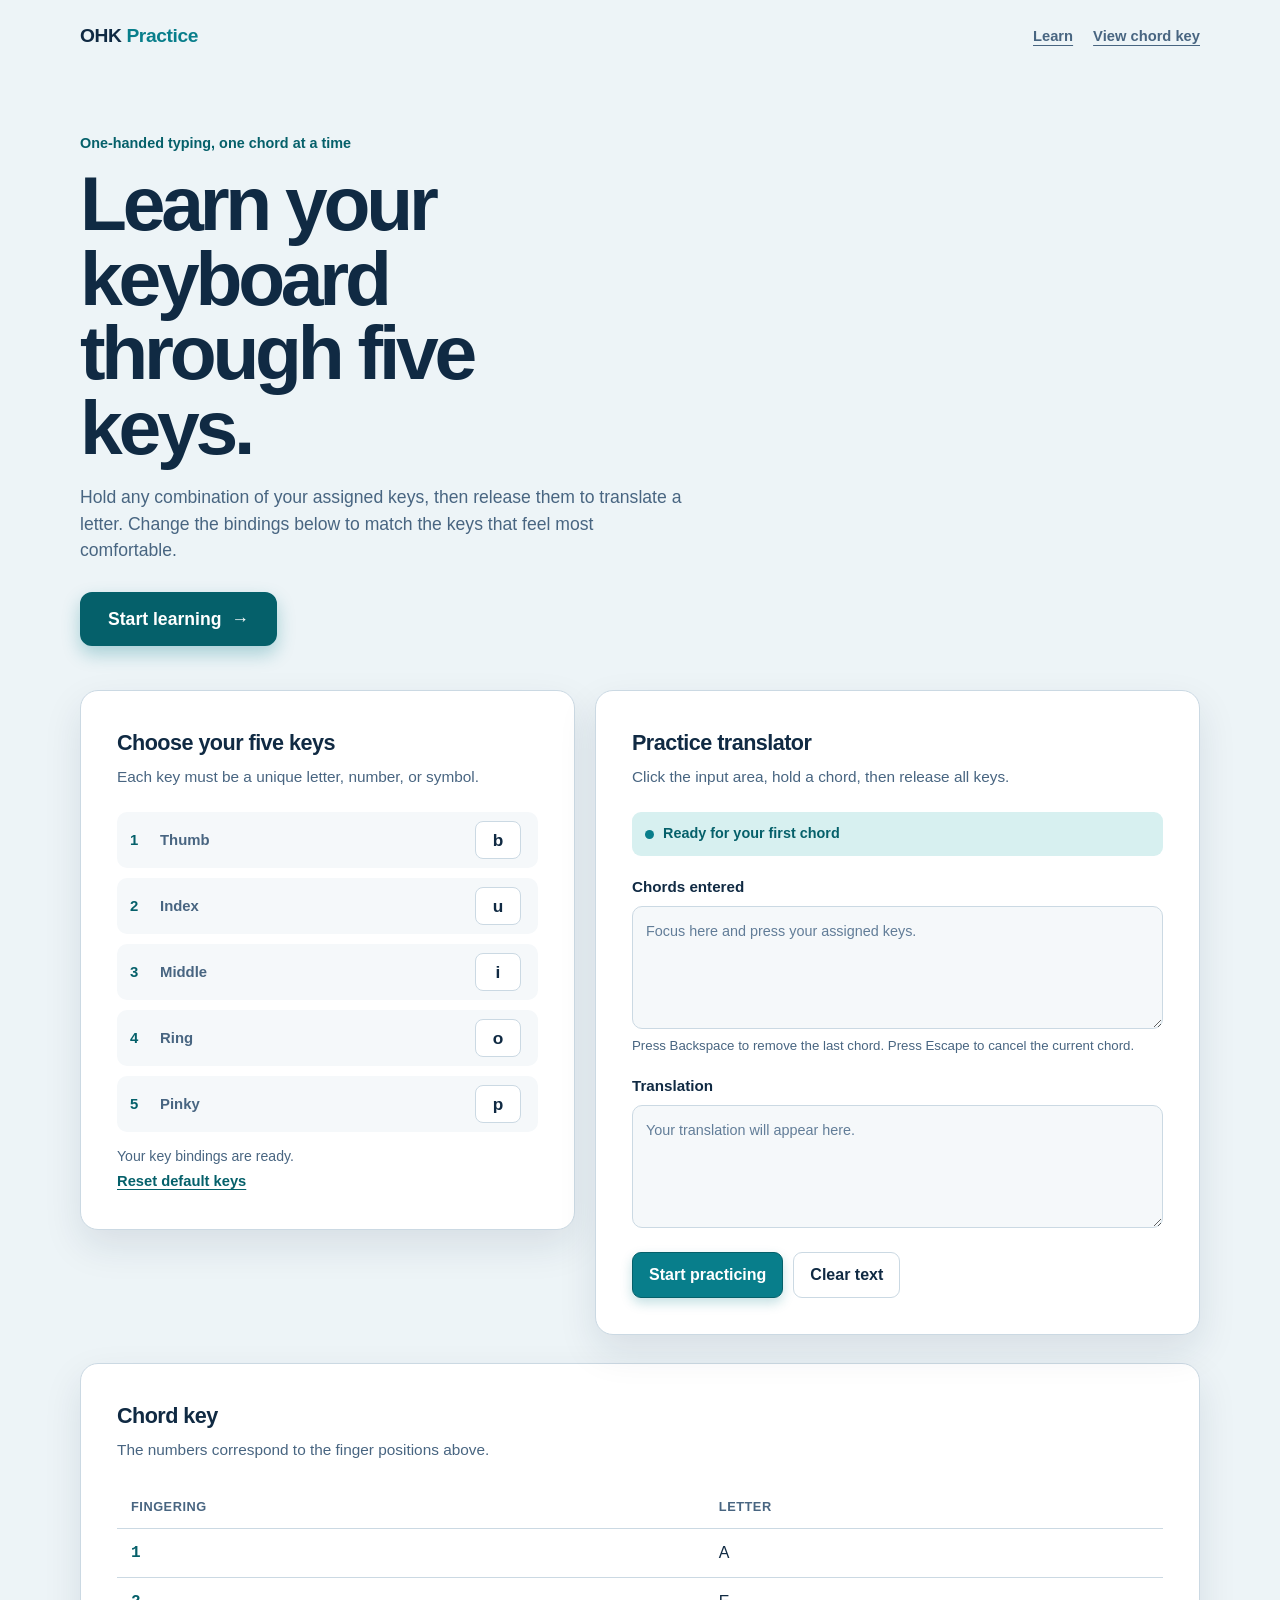
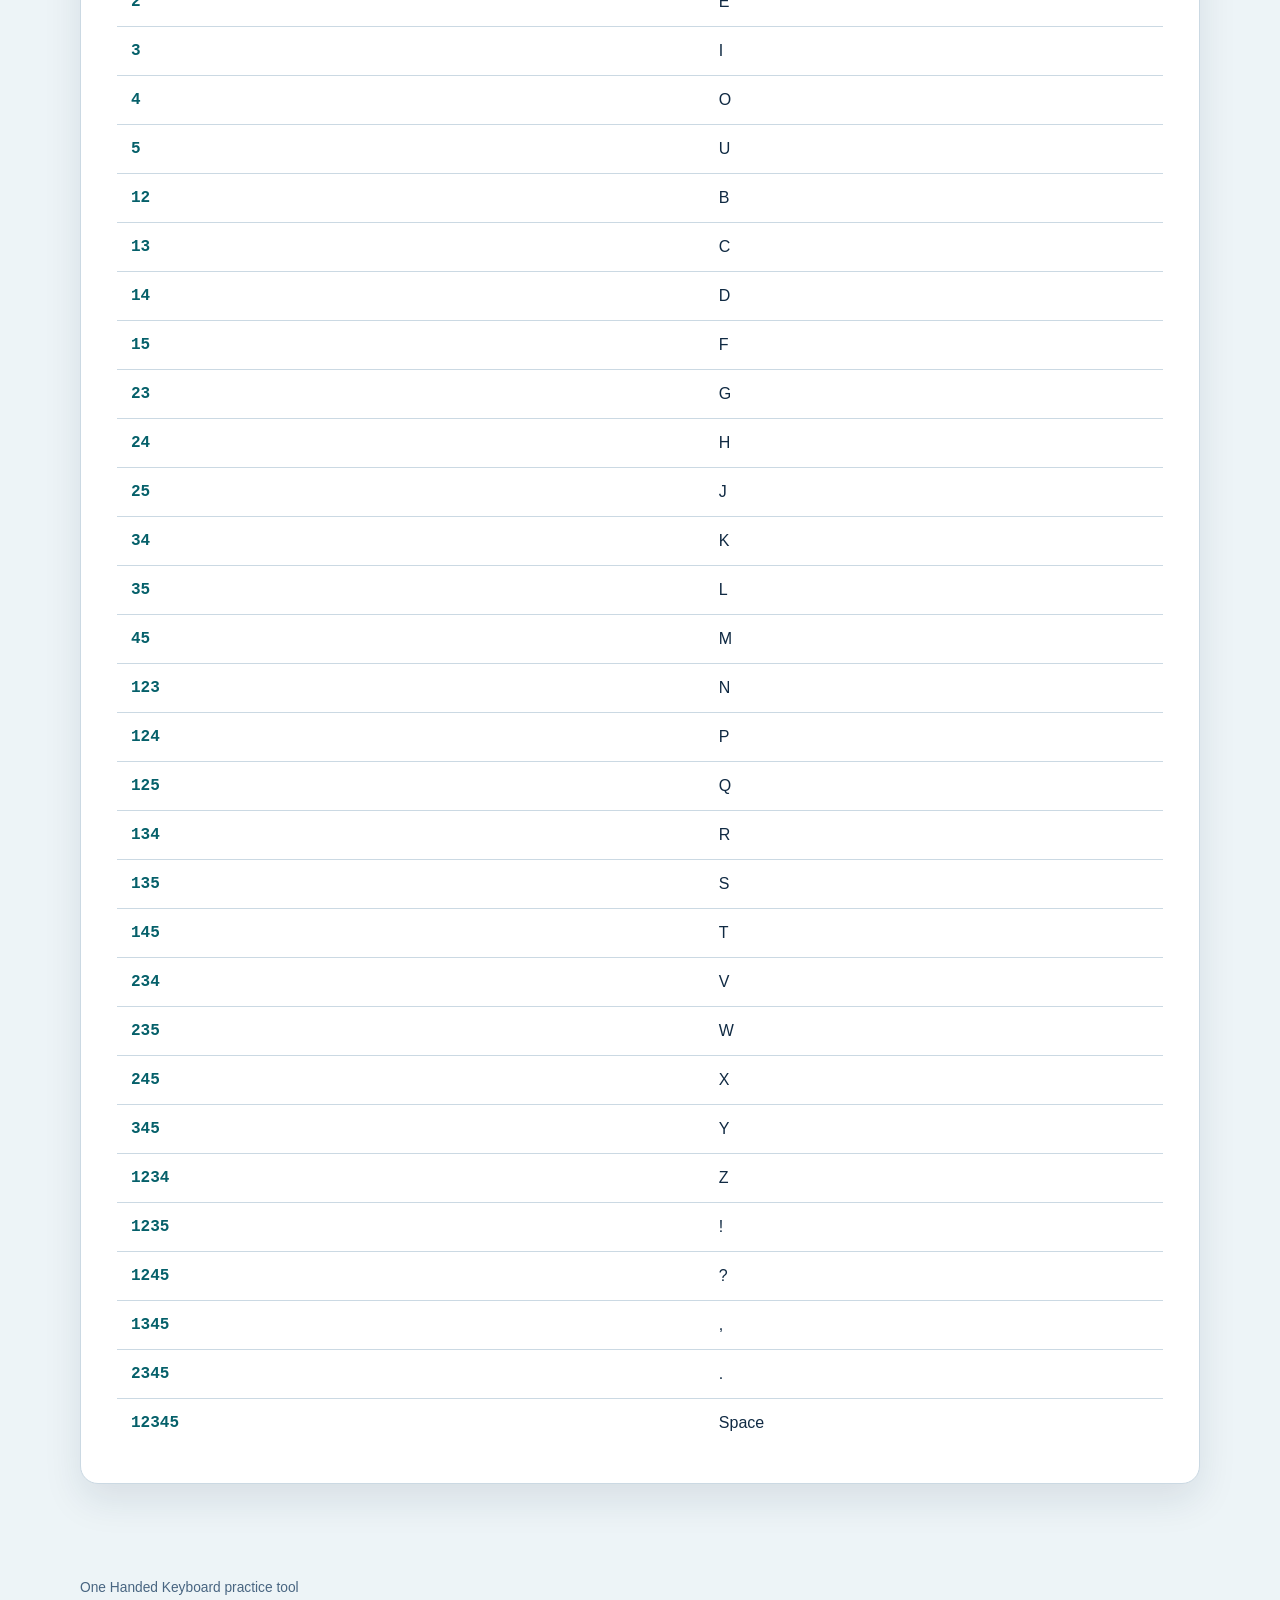
<file: index.html>
<!DOCTYPE html>
<html lang="en">
<head>
    <meta charset="UTF-8">
    <meta name="viewport" content="width=device-width, initial-scale=1.0">
    <meta name="description" content="A practice tool for a five-finger one-handed keyboard.">
    <title>One Handed Keyboard</title>
    <link rel="stylesheet" href="styles/main.css">
</head>
<body>
    <!--
    THESIS: Make five-key chord typing feel calm, visible, and dependable rather than mysterious.
    OWN-WORLD: An ink-blue workspace with paper-white fields, teal signals, and softly squared controls.
    STORY: Configure five comfortable keys, focus the practice area, hold a chord, and read its translation.
    FIRST VIEWPORT: A compact introduction leads directly into the key setup and live translator on a two-column desktop layout.
    FORM: An accessibility-first practice console with plain-language guidance and live feedback.
    -->
    <header class="site-header">
        <a class="brand" href="#translator">OHK <span>Practice</span></a>
        <nav class="header-nav" aria-label="Site">
            <a class="header-link" href="learn.html">Learn</a>
            <a class="header-link header-link-secondary" href="#key">View chord key</a>
        </nav>
    </header>

    <main>
        <section class="intro" aria-labelledby="page-title">
            <p class="intro-mark">One-handed typing, one chord at a time</p>
            <h1 id="page-title">Learn your keyboard through five keys.</h1>
            <p class="intro-copy">
                Hold any combination of your assigned keys, then release them to translate a letter.
                Change the bindings below to match the keys that feel most comfortable.
            </p>
                            <a class="cta-button" href="learn.html">Start learning <span aria-hidden="true">&rarr;</span></a>
        </section>

        <section class="workspace" aria-label="One Handed Keyboard practice workspace">
            <section class="setup-panel" aria-labelledby="setup-title">
                <div class="section-heading">
                    <h2 id="setup-title">Choose your five keys</h2>
                    <p>Each key must be a unique letter, number, or symbol.</p>
                </div>

                <div class="bindings" id="bindings">
                    <label class="binding" for="finger-1">
                        <span class="finger-number">1</span>
                        <span>Thumb</span>
                        <input type="text" id="finger-1" value="b" maxlength="1" autocomplete="off" spellcheck="false">
                    </label>
                    <label class="binding" for="finger-2">
                        <span class="finger-number">2</span>
                        <span>Index</span>
                        <input type="text" id="finger-2" value="u" maxlength="1" autocomplete="off" spellcheck="false">
                    </label>
                    <label class="binding" for="finger-3">
                        <span class="finger-number">3</span>
                        <span>Middle</span>
                        <input type="text" id="finger-3" value="i" maxlength="1" autocomplete="off" spellcheck="false">
                    </label>
                    <label class="binding" for="finger-4">
                        <span class="finger-number">4</span>
                        <span>Ring</span>
                        <input type="text" id="finger-4" value="o" maxlength="1" autocomplete="off" spellcheck="false">
                    </label>
                    <label class="binding" for="finger-5">
                        <span class="finger-number">5</span>
                        <span>Pinky</span>
                        <input type="text" id="finger-5" value="p" maxlength="1" autocomplete="off" spellcheck="false">
                    </label>
                </div>

                <p class="validation-message" id="binding-message" role="status" aria-live="polite"></p>
                <button class="text-button" type="button" id="reset-bindings">Reset default keys</button>
            </section>

            <section class="translator-panel" id="translator" aria-labelledby="translator-title">
                <div class="section-heading">
                    <h2 id="translator-title">Practice translator</h2>
                    <p>Click the input area, hold a chord, then release all keys.</p>
                </div>

                <div class="capture-status" id="capture-status" aria-live="polite">
                    <span class="status-dot" aria-hidden="true"></span>
                    <span id="status-text">Ready for your first chord</span>
                </div>

                <div class="field-group">
                    <label for="input">Chords entered</label>
                    <textarea id="input" rows="4" readonly aria-describedby="capture-help" placeholder="Focus here and press your assigned keys."></textarea>
                    <p class="field-help" id="capture-help">Press Backspace to remove the last chord. Press Escape to cancel the current chord.</p>
                </div>

                <div class="field-group">
                    <label for="output">Translation</label>
                    <textarea id="output" rows="4" readonly placeholder="Your translation will appear here."></textarea>
                </div>

                <div class="action-row">
                    <button class="primary-button" type="button" id="focus-capture">Start practicing</button>
                    <button class="secondary-button" type="button" id="clear-output">Clear text</button>
                </div>
            </section>
        </section>

        <section class="key-section" id="key" aria-labelledby="key-title">
            <div class="section-heading">
                <h2 id="key-title">Chord key</h2>
                <p>The numbers correspond to the finger positions above.</p>
            </div>
            <div class="table-wrap">
                <table>
                    <thead>
                        <tr>
                            <th scope="col">Fingering</th>
                            <th scope="col">Letter</th>
                        </tr>
                    </thead>
                    <tbody id="key-table-body"></tbody>
                </table>
            </div>
        </section>
    </main>

    <footer>
        <p>One Handed Keyboard practice tool</p>
    </footer>

    <script src="scripts/chords.js"></script>
    <script src="scripts/main.js"></script>
</body>
</html>
</file>
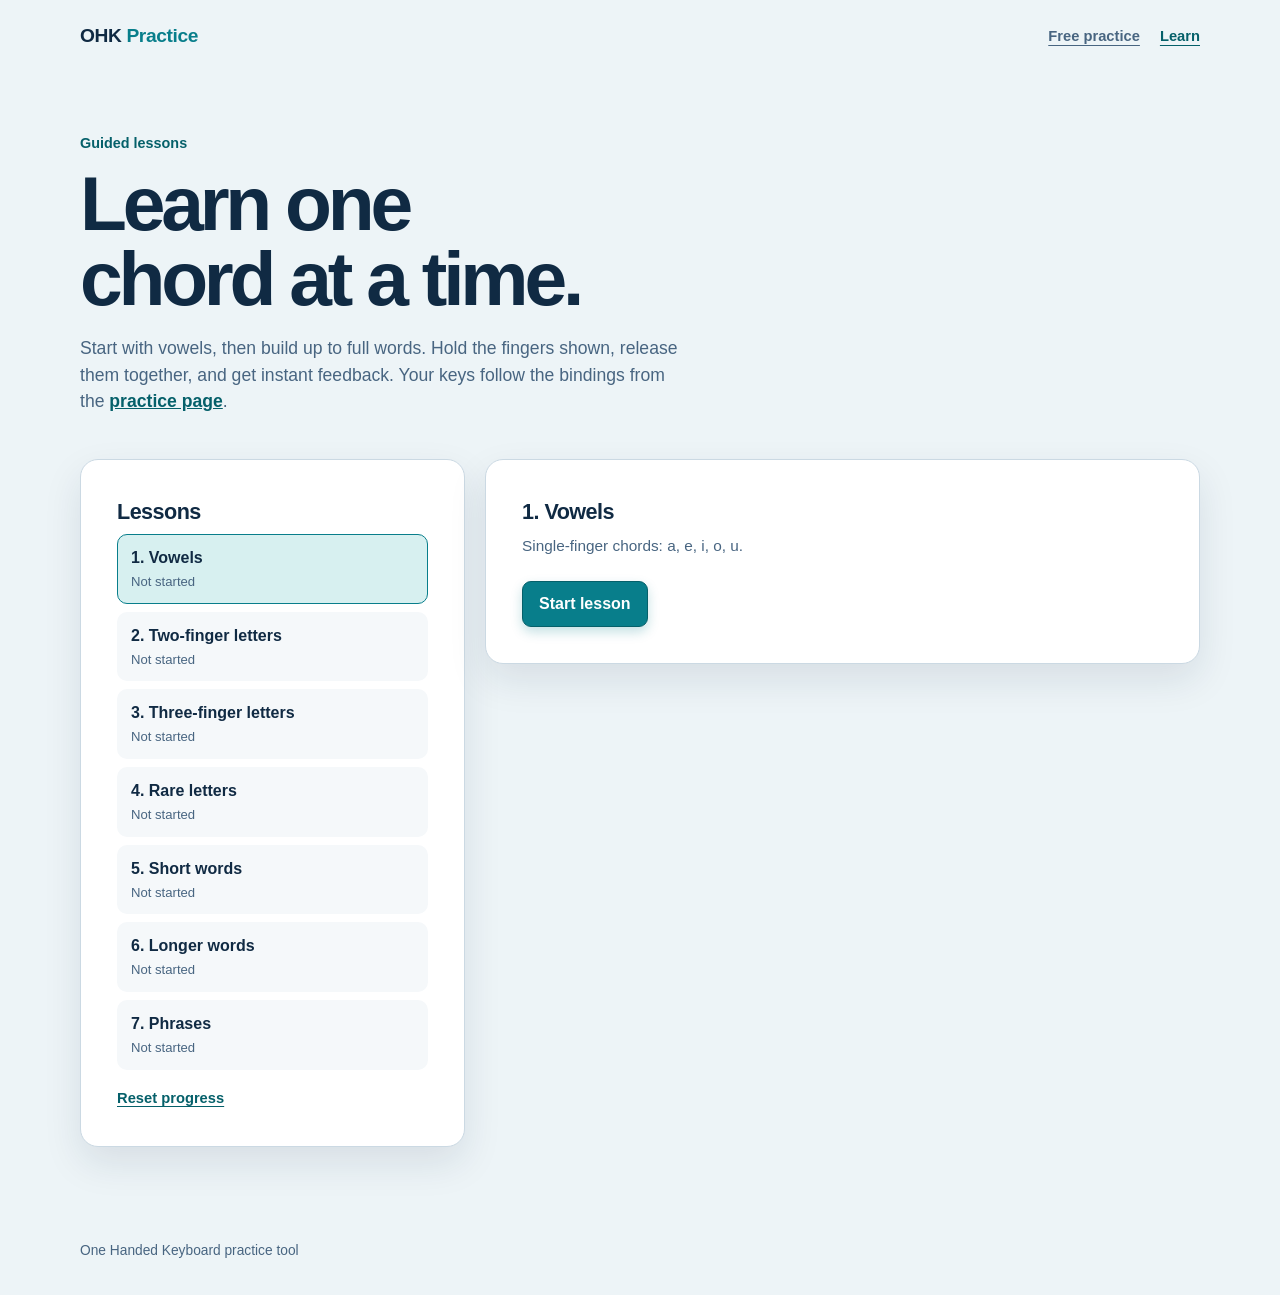
<file: learn.html>
<!DOCTYPE html>
<html lang="en">
<head>
    <meta charset="UTF-8">
    <meta name="viewport" content="width=device-width, initial-scale=1.0">
    <meta name="description" content="Guided, interactive lessons for learning the five-finger one-handed keyboard.">
    <title>Learn · One Handed Keyboard</title>
    <link rel="stylesheet" href="styles/main.css">
    <link rel="stylesheet" href="styles/learn.css">
</head>
<body>
    <header class="site-header">
        <a class="brand" href="index.html">OHK <span>Practice</span></a>
        <nav class="header-nav" aria-label="Site">
            <a class="header-link" href="index.html">Free practice</a>
            <a class="header-link" href="learn.html" aria-current="page">Learn</a>
        </nav>
    </header>

    <main>
        <section class="intro" aria-labelledby="page-title">
            <p class="intro-mark">Guided lessons</p>
            <h1 id="page-title">Learn one chord at a time.</h1>
            <p class="intro-copy">
                Start with vowels, then build up to full words. Hold the fingers shown, release them together,
                and get instant feedback. Your keys follow the bindings from the
                <a href="index.html#setup-title">practice page</a>.
            </p>
        </section>

        <section class="learn-layout">
            <nav class="lesson-panel" aria-labelledby="lessons-title">
                <h2 id="lessons-title">Lessons</h2>
                <ol class="lesson-list" id="lesson-list"></ol>
                <button class="text-button" type="button" id="reset-progress">Reset progress</button>
            </nav>

            <section class="session-panel" aria-labelledby="lesson-title">
                <div class="section-heading">
                    <h2 id="lesson-title">Choose a lesson</h2>
                    <p id="lesson-desc"></p>
                </div>

                <div class="session" id="session" hidden>
                    <p class="progress-line">
                        <span id="progress-text"></span>
                        <span id="accuracy-text"></span>
                    </p>
                    <div class="progress-bar" aria-hidden="true"><span id="progress-fill"></span></div>

                    <div class="target" id="target" aria-label="Target text"></div>

                    <div class="finger-row" id="finger-row" role="group" aria-label="Fingers for the current chord"></div>
                    <p class="hint-line" id="hint-line"></p>

                    <div class="capture-zone" id="capture" tabindex="0" role="application" aria-describedby="capture-help">
                        <span class="status-dot" aria-hidden="true"></span>
                        <span id="capture-text">Click here or press Start to begin.</span>
                    </div>
                    <p class="field-help" id="capture-help">
                        Hold the keys, then release them all together. Press Escape to cancel a chord.
                    </p>

                    <p class="feedback" id="feedback" role="status" aria-live="polite"></p>

                    <div class="action-row">
                        <label class="check-label">
                            <input type="checkbox" id="show-hints" checked> Show finger hints
                        </label>
                    </div>
                </div>

                <div class="summary" id="summary" hidden>
                    <h3 id="summary-title"></h3>
                    <p id="summary-text"></p>
                    <div class="action-row">
                        <button class="primary-button" type="button" id="next-lesson">Next lesson</button>
                        <button class="secondary-button" type="button" id="retry-lesson">Try again</button>
                    </div>
                </div>

                <div class="action-row" id="start-row">
                    <button class="primary-button" type="button" id="start-lesson" disabled>Start lesson</button>
                </div>
            </section>
        </section>
    </main>

    <footer>
        <p>One Handed Keyboard practice tool</p>
    </footer>

    <script src="scripts/chords.js"></script>
    <script src="scripts/learn.js"></script>
</body>
</html>
</file>
<file: styles/main.css>
:root {
    --ink: #102a43;
    --ink-soft: #486581;
    --canvas: #edf4f7;
    --surface: #ffffff;
    --surface-muted: #f5f8fa;
    --line: #cbd9e3;
    --teal: #087e8b;
    --teal-dark: #05606a;
    --teal-pale: #d7f0f0;
    --danger: #b42318;
    --shadow: 0 16px 38px rgba(16, 42, 67, 0.1);
}

* {
    box-sizing: border-box;
}

html {
    scroll-behavior: smooth;
}

body {
    min-width: 320px;
    margin: 0;
    color: var(--ink);
    background: var(--canvas);
    font-family: "Segoe UI", "Helvetica Neue", Arial, sans-serif;
    line-height: 1.5;
}

button,
input,
textarea {
    font: inherit;
}

button,
a,
input,
textarea {
    -webkit-tap-highlight-color: transparent;
}

:focus-visible {
    outline: 3px solid #f6a609;
    outline-offset: 3px;
}

.site-header {
    display: flex;
    align-items: center;
    justify-content: space-between;
    width: min(1120px, calc(100% - 40px));
    margin: 0 auto;
    padding: 22px 0;
}

.brand {
    color: var(--ink);
    font-size: 1.2rem;
    font-weight: 800;
    letter-spacing: -0.02em;
    text-decoration: none;
}

.brand span {
    color: var(--teal);
    font-weight: 600;
}

.header-nav {
    display: flex;
    gap: 20px;
}

.header-link {
    color: var(--ink-soft);
    font-size: 0.92rem;
    font-weight: 700;
    text-underline-offset: 4px;
}

main {
    width: min(1120px, calc(100% - 40px));
    margin: 0 auto 72px;
}

.intro {
    max-width: 720px;
    margin: 60px 0 44px;
}

.intro-mark {
    margin: 0 0 12px;
    color: var(--teal-dark);
    font-size: 0.9rem;
    font-weight: 800;
}

h1,
h2,
p {
    margin-top: 0;
}

h1 {
    max-width: 12ch;
    margin-bottom: 20px;
    font-size: clamp(2.4rem, 6vw, 4.9rem);
    letter-spacing: -0.055em;
    line-height: 0.97;
}

h2 {
    margin-bottom: 6px;
    font-size: 1.35rem;
    letter-spacing: -0.025em;
}

.intro-copy,
.section-heading p {
    color: var(--ink-soft);
}

.intro-copy {
    max-width: 62ch;
    margin-bottom: 0;
    font-size: 1.1rem;
}

.cta-button {
    display: inline-flex;
    align-items: center;
    gap: 10px;
    min-height: 52px;
    margin-top: 28px;
    padding: 12px 26px;
    border: 2px solid var(--teal-dark);
    border-radius: 12px;
    color: #ffffff;
    background: var(--teal-dark);
    font-size: 1.1rem;
    font-weight: 800;
    text-decoration: none;
    box-shadow: 0 8px 18px rgba(8, 126, 139, 0.3);
}

.cta-button:hover {
    background: var(--ink);
    border-color: var(--ink);
}

.cta-button:focus-visible {
    outline: 3px solid #f6a609;
    outline-offset: 4px;
}

@media (max-width: 420px) {
    .cta-button {
        display: flex;
        justify-content: center;
        width: 100%;
    }
}

.workspace {
    display: grid;
    grid-template-columns: minmax(0, 0.9fr) minmax(0, 1.1fr);
    gap: 20px;
    align-items: start;
}

.setup-panel,
.translator-panel,
.key-section {
    background: var(--surface);
    border: 1px solid var(--line);
    border-radius: 18px;
    box-shadow: var(--shadow);
}

.setup-panel,
.translator-panel {
    padding: clamp(24px, 4vw, 36px);
}

.section-heading p {
    margin-bottom: 24px;
    font-size: 0.96rem;
}

.bindings {
    display: grid;
    gap: 10px;
}

.binding {
    display: grid;
    grid-template-columns: 30px 1fr 54px;
    align-items: center;
    min-height: 54px;
    padding: 8px 8px 8px 12px;
    background: var(--surface-muted);
    border: 1px solid transparent;
    border-radius: 10px;
    color: var(--ink-soft);
    font-size: 0.93rem;
    font-weight: 700;
}

.binding:focus-within {
    border-color: var(--teal);
}

.finger-number {
    color: var(--teal-dark);
    font-weight: 800;
}

.binding input {
    width: 46px;
    height: 38px;
    border: 1px solid var(--line);
    border-radius: 8px;
    color: var(--ink);
    background: var(--surface);
    font-size: 1.08rem;
    font-weight: 800;
    text-align: center;
}

.binding.is-pressed {
    border-color: var(--teal);
    background: var(--teal-pale);
    color: var(--teal-dark);
}

.validation-message {
    min-height: 1.5em;
    margin: 14px 0 2px;
    color: var(--ink-soft);
    font-size: 0.88rem;
}

.validation-message.is-error {
    color: var(--danger);
    font-weight: 700;
}

.text-button {
    padding: 0;
    border: 0;
    color: var(--teal-dark);
    background: transparent;
    font-size: 0.92rem;
    font-weight: 800;
    text-decoration: underline;
    text-underline-offset: 3px;
    cursor: pointer;
}

.capture-status {
    display: flex;
    align-items: center;
    gap: 9px;
    margin-bottom: 20px;
    padding: 11px 13px;
    border-radius: 9px;
    color: var(--teal-dark);
    background: var(--teal-pale);
    font-size: 0.9rem;
    font-weight: 700;
}

.status-dot {
    width: 9px;
    height: 9px;
    flex: 0 0 auto;
    border-radius: 50%;
    background: var(--teal);
}

.capture-status.is-active .status-dot {
    animation: pulse 1.4s ease-out infinite;
}

.field-group + .field-group {
    margin-top: 19px;
}

.field-group label {
    display: block;
    margin-bottom: 7px;
    font-size: 0.95rem;
    font-weight: 800;
}

textarea {
    display: block;
    width: 100%;
    min-height: 92px;
    resize: vertical;
    padding: 13px;
    border: 1px solid var(--line);
    border-radius: 10px;
    color: var(--ink);
    background: var(--surface-muted);
    font-family: "Cascadia Mono", Consolas, monospace;
    font-size: 0.96rem;
    line-height: 1.55;
}

textarea:focus {
    border-color: var(--teal);
    background: var(--surface);
}

textarea::placeholder {
    color: #627d98;
    font-family: "Segoe UI", "Helvetica Neue", Arial, sans-serif;
    font-size: 0.9rem;
}

.field-help {
    margin: 7px 0 0;
    color: var(--ink-soft);
    font-size: 0.83rem;
}

.action-row {
    display: flex;
    flex-wrap: wrap;
    gap: 10px;
    margin-top: 24px;
}

.primary-button,
.secondary-button {
    min-height: 44px;
    padding: 10px 16px;
    border-radius: 9px;
    font-weight: 800;
    cursor: pointer;
}

.primary-button {
    border: 1px solid var(--teal-dark);
    color: #ffffff;
    background: var(--teal);
    box-shadow: 0 5px 12px rgba(8, 126, 139, 0.24);
}

.primary-button:hover {
    background: var(--teal-dark);
}

.secondary-button {
    border: 1px solid var(--line);
    color: var(--ink);
    background: var(--surface);
}

.secondary-button:hover {
    background: var(--surface-muted);
}

.key-section {
    margin-top: 28px;
    padding: clamp(24px, 4vw, 36px);
}

.table-wrap {
    overflow-x: auto;
}

table {
    width: 100%;
    border-collapse: collapse;
    text-align: left;
}

th,
td {
    padding: 12px 14px;
    border-bottom: 1px solid var(--line);
}

th {
    color: var(--ink-soft);
    font-size: 0.8rem;
    letter-spacing: 0.04em;
    text-transform: uppercase;
}

td:first-child {
    color: var(--teal-dark);
    font-family: "Cascadia Mono", Consolas, monospace;
    font-weight: 800;
}

tbody tr:last-child td {
    border-bottom: 0;
}

footer {
    width: min(1120px, calc(100% - 40px));
    margin: 0 auto;
    padding: 22px 0 34px;
    color: var(--ink-soft);
    font-size: 0.86rem;
}

footer p {
    margin: 0;
}

@keyframes pulse {
    70% {
        box-shadow: 0 0 0 7px rgba(8, 126, 139, 0);
    }

    100% {
        box-shadow: 0 0 0 0 rgba(8, 126, 139, 0);
    }
}

@media (max-width: 760px) {
    .site-header,
    main,
    footer {
        width: min(100% - 28px, 600px);
    }

    .site-header {
        padding: 18px 0;
    }

    .intro {
        margin: 42px 0 32px;
    }

    .workspace {
        grid-template-columns: 1fr;
    }

    .setup-panel,
    .translator-panel,
    .key-section {
        border-radius: 14px;
    }

    .header-link {
        font-size: 0.84rem;
    }
}

@media (max-width: 420px) {
    .header-link-secondary {
        display: none;
    }

    .action-row > button {
        width: 100%;
    }
}
</file>
<file: styles/learn.css>
.intro-copy a {
    color: var(--teal-dark);
    font-weight: 700;
}

.header-link[aria-current="page"] {
    color: var(--teal-dark);
}

.learn-layout {
    display: grid;
    grid-template-columns: minmax(0, 0.7fr) minmax(0, 1.3fr);
    gap: 20px;
    align-items: start;
}

.lesson-panel,
.session-panel {
    padding: clamp(24px, 4vw, 36px);
    background: var(--surface);
    border: 1px solid var(--line);
    border-radius: 18px;
    box-shadow: var(--shadow);
}

.lesson-list {
    display: grid;
    gap: 8px;
    margin: 0 0 16px;
    padding: 0;
    list-style: none;
}

.lesson-button {
    display: grid;
    grid-template-columns: 1fr auto;
    width: 100%;
    gap: 2px 10px;
    padding: 11px 13px;
    border: 1px solid transparent;
    border-radius: 10px;
    color: var(--ink);
    background: var(--surface-muted);
    text-align: left;
    cursor: pointer;
}

.lesson-button:hover {
    border-color: var(--line);
}

.lesson-button[aria-current="true"] {
    border-color: var(--teal);
    background: var(--teal-pale);
}

.lesson-name {
    font-weight: 800;
}

.lesson-meta {
    grid-column: 1 / -1;
    color: var(--ink-soft);
    font-size: 0.82rem;
}

.lesson-badge {
    color: var(--teal-dark);
    font-size: 0.82rem;
    font-weight: 800;
}

.progress-line {
    display: flex;
    justify-content: space-between;
    gap: 12px;
    margin-bottom: 6px;
    color: var(--ink-soft);
    font-size: 0.88rem;
    font-weight: 700;
}

.progress-bar {
    height: 8px;
    overflow: hidden;
    border-radius: 99px;
    background: var(--surface-muted);
    border: 1px solid var(--line);
}

.progress-bar span {
    display: block;
    width: 0;
    height: 100%;
    background: var(--teal);
    transition: width 0.2s;
}

.target {
    margin: 26px 0 18px;
    font-family: "Cascadia Mono", Consolas, monospace;
    font-size: clamp(2rem, 7vw, 3.4rem);
    font-weight: 800;
    letter-spacing: 0.08em;
    line-height: 1.2;
    overflow-wrap: anywhere;
}

.target .ch {
    display: inline-block;
    min-width: 0.7em;
    border-bottom: 4px solid transparent;
    color: var(--ink-soft);
    text-align: center;
}

.target .ch.is-done {
    color: var(--teal-dark);
}

.target .ch.is-current {
    color: var(--ink);
    border-bottom-color: #f6a609;
}

.finger-row {
    display: grid;
    grid-template-columns: repeat(5, minmax(0, 1fr));
    gap: 8px;
}

.finger {
    display: grid;
    justify-items: center;
    padding: 10px 4px;
    border: 2px solid var(--line);
    border-radius: 10px;
    background: var(--surface-muted);
    color: var(--ink-soft);
    font-size: 0.8rem;
    font-weight: 700;
}

.finger strong {
    font-family: "Cascadia Mono", Consolas, monospace;
    font-size: 1.5rem;
    color: var(--ink);
}

.finger.is-needed {
    border-color: var(--teal);
    background: var(--teal-pale);
}

.finger.is-needed::after {
    content: "press";
    color: var(--teal-dark);
    font-size: 0.72rem;
    text-transform: uppercase;
}

.finger.is-pressed {
    border-color: var(--ink);
    box-shadow: inset 0 -5px 0 var(--teal);
}

.hint-line {
    margin: 12px 0 18px;
    color: var(--ink-soft);
    font-size: 0.9rem;
    min-height: 1.4em;
}

.capture-zone {
    display: flex;
    align-items: center;
    gap: 9px;
    padding: 14px;
    border: 2px dashed var(--line);
    border-radius: 10px;
    background: var(--surface-muted);
    font-weight: 700;
    cursor: pointer;
}

.capture-zone:focus {
    border-style: solid;
    border-color: var(--teal);
    background: var(--surface);
}

.capture-zone.is-active .status-dot {
    animation: pulse 1.4s ease-out infinite;
}

.feedback {
    min-height: 1.6em;
    margin: 12px 0 0;
    font-weight: 800;
}

.feedback.is-good {
    color: var(--teal-dark);
}

.feedback.is-bad {
    color: var(--danger);
}

.check-label {
    display: inline-flex;
    align-items: center;
    gap: 8px;
    min-height: 44px;
    color: var(--ink-soft);
    font-size: 0.92rem;
    font-weight: 700;
}

.check-label input {
    width: 20px;
    height: 20px;
}

.summary {
    padding: 18px;
    border-radius: 12px;
    background: var(--teal-pale);
}

.summary h3 {
    margin: 0 0 6px;
    font-size: 1.25rem;
}

#start-row {
    margin-top: 20px;
}

@media (max-width: 760px) {
    .learn-layout {
        grid-template-columns: 1fr;
    }

    .lesson-panel,
    .session-panel {
        border-radius: 14px;
    }
}

@media (prefers-reduced-motion: reduce) {
    .progress-bar span {
        transition: none;
    }

    .capture-zone.is-active .status-dot {
        animation: none;
    }
}
</file>
